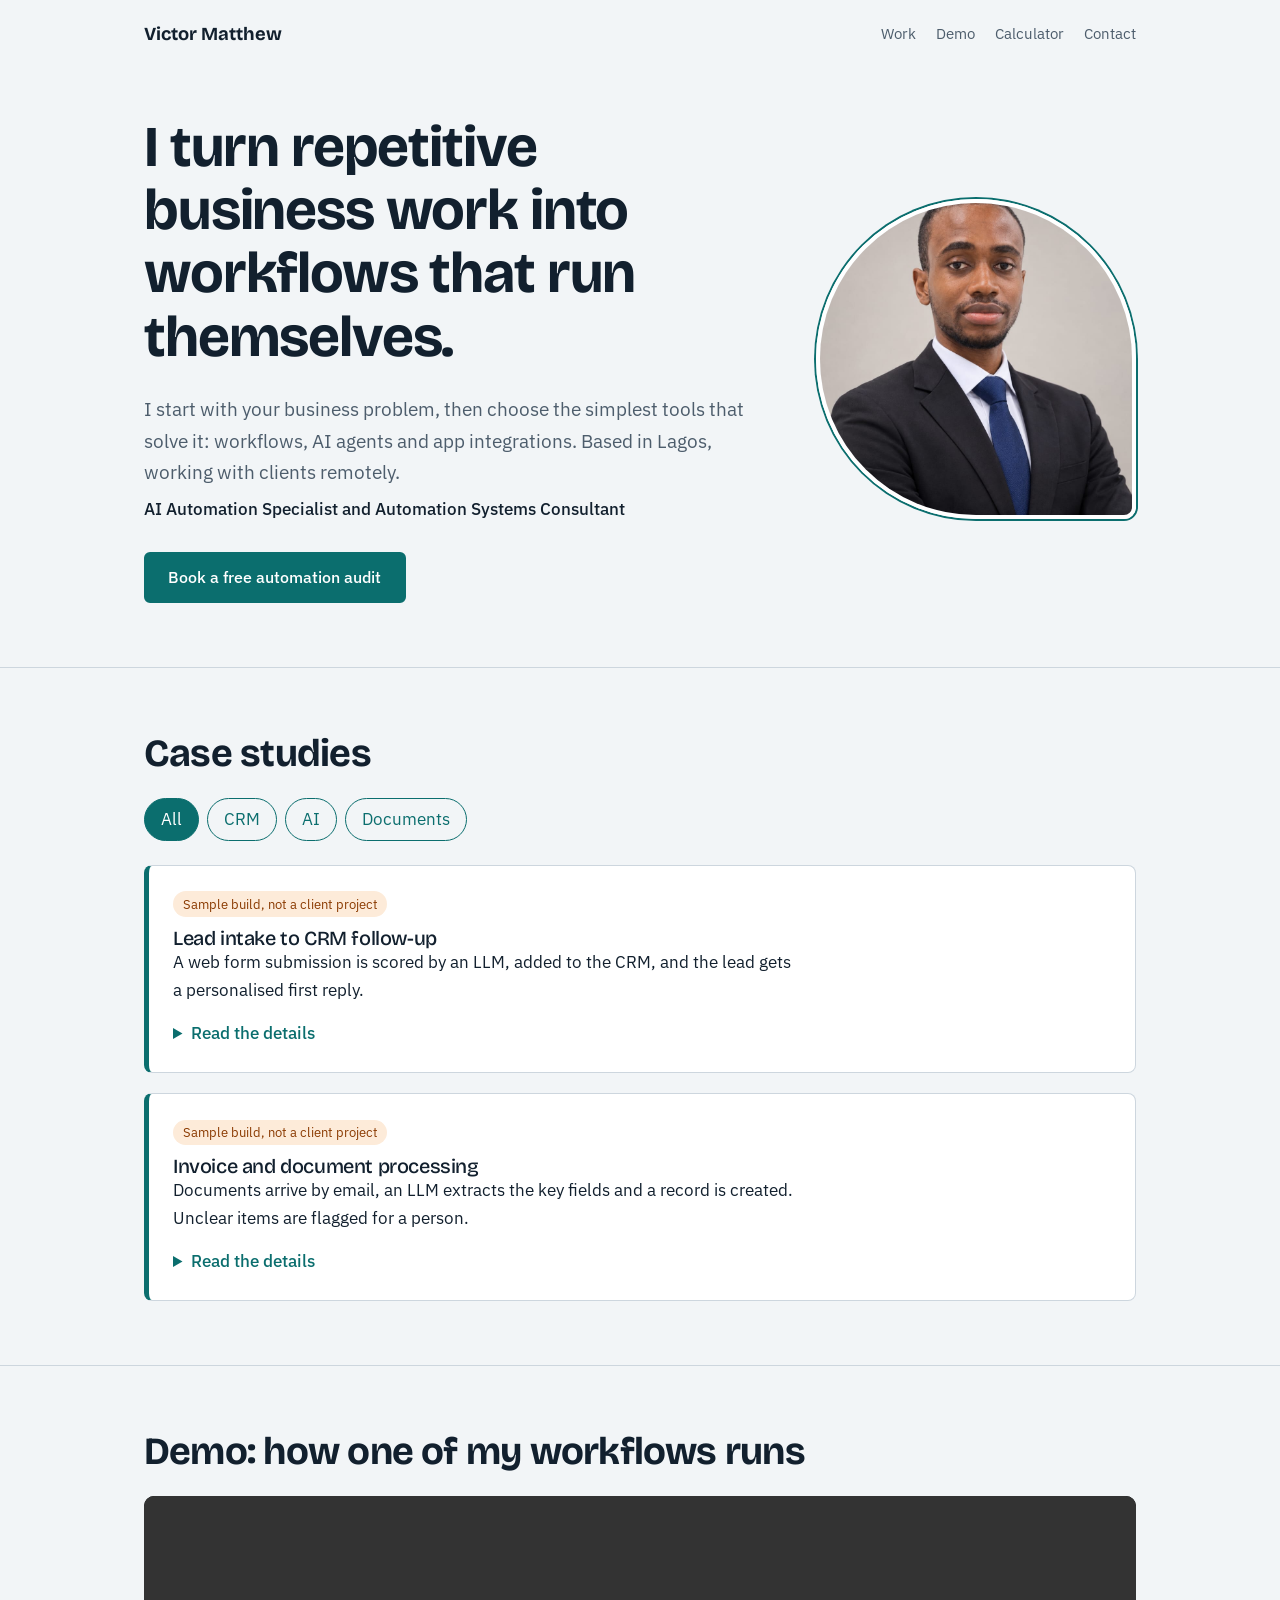
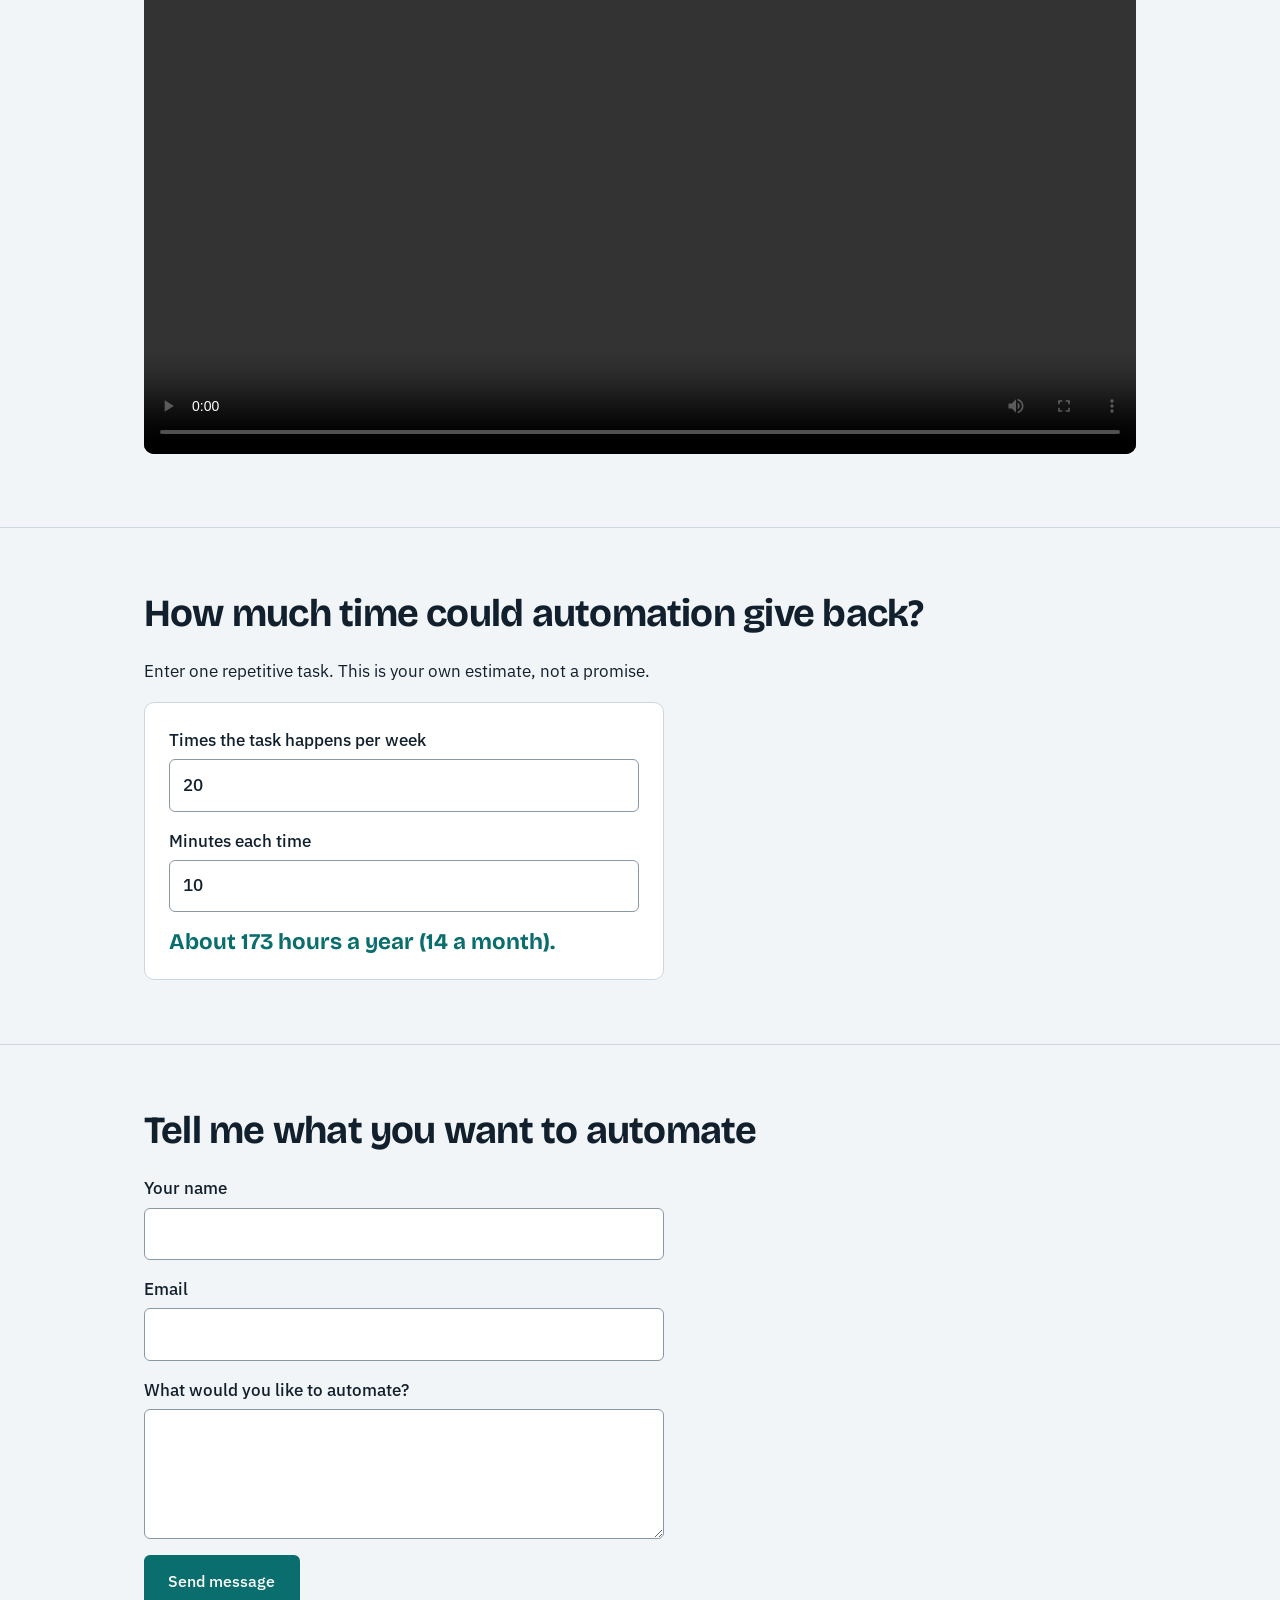
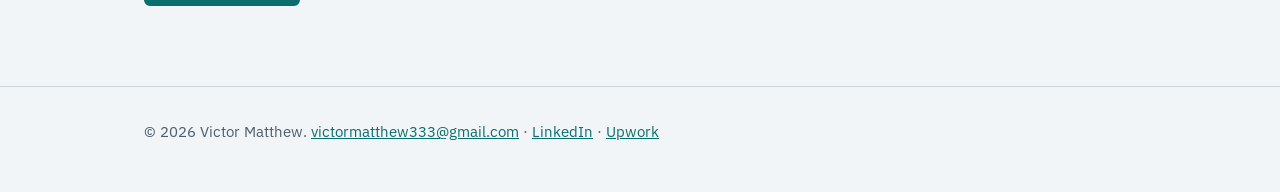
<file: index.html>
<!DOCTYPE html>
<html lang="en">
<head>
<meta charset="utf-8">
<meta name="viewport" content="width=device-width, initial-scale=1">
<title>Victor Matthew | AI Automation Specialist</title>
<meta name="description" content="AI automation specialist and automation systems consultant.">
<link rel="preconnect" href="https://fonts.googleapis.com">
<link rel="preconnect" href="https://fonts.gstatic.com" crossorigin>
<link href="https://fonts.googleapis.com/css2?family=Bricolage+Grotesque:opsz,wght@12..96,500;12..96,700&family=IBM+Plex+Sans:wght@400;500&display=swap" rel="stylesheet">
<link rel="stylesheet" href="style.css">
</head>
<body>
<header class="top"><div class="wrap">
  <a class="logo" href="#top" id="logo"></a>
  <nav aria-label="Main"><a href="#work">Work</a><a href="#video" id="nav-video">Demo</a><a href="#calc">Calculator</a><a href="#contact">Contact</a></nav>
</div></header>

<main id="top">
  <div class="wrap hero">
    <div>
      <h1 id="headline"></h1>
      <p class="lead" id="about"></p>
      <p class="role" id="role"></p>
      <a class="btn" href="#contact">Book a free automation audit</a>
    </div>
    <img id="photo" class="photo" alt="Portrait of the site owner" width="320" height="320">
  </div>

  <section id="work"><div class="wrap">
    <h2>Case studies</h2>
    <div class="filters" id="filters" role="group" aria-label="Filter projects"></div>
    <div class="builds" id="projects"></div>
  </div></section>

  <section id="video"><div class="wrap">
    <h2 id="video-title">Demo</h2>
    <div class="video" id="video-box"></div>
  </div></section>

  <section id="calc"><div class="wrap">
    <h2>How much time could automation give back?</h2>
    <p>Enter one repetitive task. This is your own estimate, not a promise.</p>
    <div class="calc">
      <label>Times the task happens per week <input type="number" id="c-count" min="0" value="20"></label>
      <label>Minutes each time <input type="number" id="c-min" min="0" value="10"></label>
      <p class="result" aria-live="polite" id="c-out"></p>
    </div>
  </div></section>

  <section id="contact"><div class="wrap">
    <h2>Tell me what you want to automate</h2>
    <!-- Must stay in the HTML (not built by JavaScript) so Netlify can detect it at deploy time. -->
    <form name="contact" method="POST" action="/" data-netlify="true" netlify-honeypot="bot-field" id="form">
      <input type="hidden" name="form-name" value="contact">
      <p hidden><label>Leave empty <input name="bot-field"></label></p>
      <label>Your name <input type="text" name="name" required autocomplete="name"></label>
      <label>Email <input type="email" name="email" required autocomplete="email"></label>
      <label>What would you like to automate? <textarea name="message" required></textarea></label>
      <button class="btn" type="submit">Send message</button>
      <p class="status" id="form-status" role="status"></p>
    </form>
  </div></section>
</main>

<footer><div class="wrap" id="footer"></div></footer>

<script src="content.js"></script>
<script src="script.js"></script>
</body>
</html>
</file>
<file: style.css>
/* COLORS AND FONTS: change these few lines and the whole site updates. */
:root{
  --bg:#f2f5f7; --surface:#ffffff; --ink:#12202e; --muted:#4d5d6c;
  --line:#cdd6de; --accent:#0b6e6e; --accent-ink:#ffffff; --pulse:#e8590c;
  --display:"Bricolage Grotesque","Segoe UI",system-ui,sans-serif;
  --body:"IBM Plex Sans","Segoe UI",system-ui,sans-serif;
}
*{box-sizing:border-box}
html{scroll-behavior:smooth}
body{margin:0;background:var(--bg);color:var(--ink);font:400 1.05rem/1.65 var(--body)}
a{color:var(--accent)}
:focus-visible{outline:3px solid var(--pulse);outline-offset:3px}
.wrap{max-width:1040px;margin:0 auto;padding:0 1.5rem}
h1,h2,h3{font-family:var(--display);line-height:1.1;margin:0;letter-spacing:-.02em}
h1{font-size:clamp(2.2rem,5.5vw,3.6rem);font-weight:700}
h2{font-size:clamp(1.7rem,3.6vw,2.4rem);font-weight:700;margin-bottom:1.5rem}
h3{font-size:1.25rem;font-weight:500}
p{margin:0 0 1rem;max-width:62ch}
header.top{padding:1.25rem 0}
header.top .wrap{display:flex;justify-content:space-between;align-items:center;gap:1rem;flex-wrap:wrap}
.logo{font:700 1.15rem var(--display);text-decoration:none;color:var(--ink)}
nav a{margin-left:1.25rem;color:var(--muted);text-decoration:none;font-size:.95rem}
nav a:hover{color:var(--accent)}
.btn{display:inline-block;background:var(--accent);color:var(--accent-ink);padding:.85rem 1.4rem;border-radius:6px;text-decoration:none;font:500 1rem var(--body);border:2px solid var(--accent);cursor:pointer}
.btn:hover{background:#085a5a}
.hero{display:grid;grid-template-columns:1fr 320px;gap:2.5rem;align-items:center;padding:3rem 1.5rem 4rem}
.lead{font-size:1.2rem;color:var(--muted);margin:1.5rem 0 .5rem}
.role{font-weight:500;margin-bottom:1.75rem}
.photo{width:100%;max-width:320px;height:auto;aspect-ratio:1;object-fit:cover;border-radius:50% 50% 12px 50%;border:4px solid var(--surface);box-shadow:0 0 0 2px var(--accent);justify-self:center}
section{padding:4rem 0;border-top:1px solid var(--line)}
.filters{display:flex;flex-wrap:wrap;gap:.5rem;margin-bottom:1.5rem}
.chip{font:inherit;padding:.4rem 1rem;border:1px solid var(--accent);background:transparent;color:var(--accent);border-radius:99px;cursor:pointer}
.chip[aria-pressed="true"]{background:var(--accent);color:var(--accent-ink)}
.builds{display:grid;gap:1.25rem}
.build{background:var(--surface);border:1px solid var(--line);border-left:5px solid var(--accent);border-radius:8px;padding:1.5rem}
.build[hidden]{display:none}
.tag{display:inline-block;font-size:.8rem;background:#fdebd9;color:#8a3a00;padding:.15rem .6rem;border-radius:99px;margin-bottom:.6rem}
.build summary{cursor:pointer;color:var(--accent);font-weight:500;margin-top:.5rem}
.build dl{display:grid;grid-template-columns:8rem 1fr;gap:.4rem 1rem;margin:1rem 0 0}
.build dt{color:var(--muted)}
.build dd{margin:0}
.video iframe,.video video{width:100%;aspect-ratio:16/9;border:0;border-radius:10px;background:#000}
.calc{background:var(--surface);border:1px solid var(--line);border-radius:10px;padding:1.5rem;display:grid;gap:1rem;max-width:520px}
.result{font:700 1.4rem var(--display);color:var(--accent);margin:0}
form{display:grid;gap:1rem;max-width:520px}
label{display:grid;gap:.3rem;font-weight:500}
input,textarea{font:inherit;padding:.7rem .8rem;border:1px solid #8a98a6;border-radius:6px;background:var(--surface);color:var(--ink)}
textarea{min-height:130px;resize:vertical}
form .btn{justify-self:start}
.status{margin:0;font-weight:500}
footer{padding:2rem 0 3rem;border-top:1px solid var(--line);color:var(--muted);font-size:.95rem}
@media (max-width:720px){
  .hero{grid-template-columns:1fr}
  .photo{order:-1;max-width:220px;justify-self:start}
  .build dl{grid-template-columns:1fr}
  nav a{margin:0 1rem 0 0}
}
@media (prefers-reduced-motion:reduce){html{scroll-behavior:auto}}
</file>
